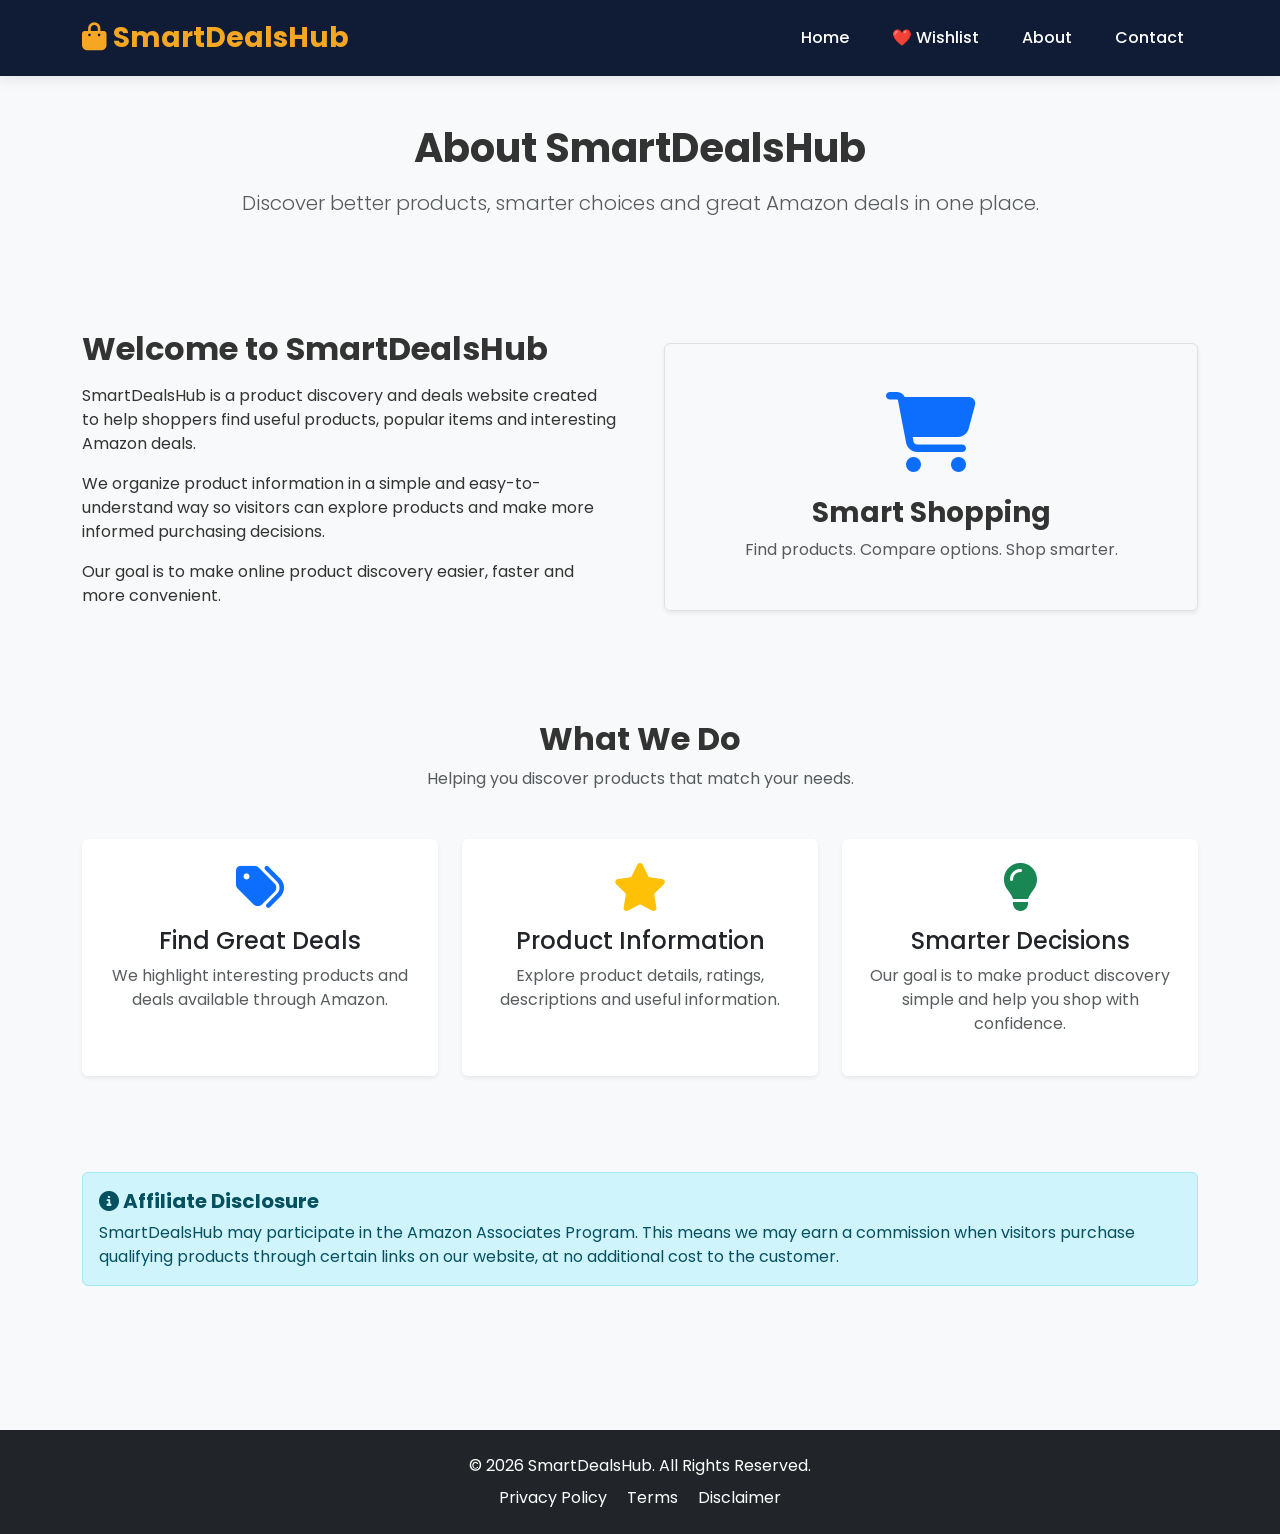
<file: about.html>
<!DOCTYPE html>
<html lang="en">

<head>

    <meta charset="UTF-8">

    <meta name="viewport"
        content="width=device-width, initial-scale=1.0">

    <title>About SmartDealsHub | Smart Shopping & Amazon Deals</title>

<meta name="description"
      content="Learn about SmartDealsHub, a product discovery website helping shoppers find useful products, Amazon deals, product information and smarter shopping choices.">

<meta name="robots" content="index, follow">

<link rel="canonical"
      href="https://qureshi2525.github.io/SmartDealsHub/about.html">
      
    <!-- Bootstrap -->

    <link href="https://cdn.jsdelivr.net/npm/bootstrap@5.3.7/dist/css/bootstrap.min.css"
        rel="stylesheet">

    <!-- Font Awesome -->

    <link rel="stylesheet"
        href="https://cdnjs.cloudflare.com/ajax/libs/font-awesome/6.7.2/css/all.min.css">

    <!-- Custom CSS -->

    <link rel="stylesheet"
        href="css/style.css">

</head>

<body>

<!-- ==============================
     NAVBAR
================================ -->

<nav class="navbar navbar-expand-lg navbar-dark bg-dark">

    <div class="container">

        <a class="navbar-brand fw-bold"
            href="index.html">

            <i class="fa-solid fa-bag-shopping"></i>
            SmartDealsHub

        </a>

        <button class="navbar-toggler"
            type="button"
            data-bs-toggle="collapse"
            data-bs-target="#navbarNav">

            <span class="navbar-toggler-icon"></span>

        </button>

        <div class="collapse navbar-collapse"
            id="navbarNav">

            <ul class="navbar-nav ms-auto">

                <li class="nav-item">
                    <a class="nav-link"
                        href="index.html">
                        Home
                    </a>
                </li>

                <li class="nav-item">
                    <a class="nav-link"
                        href="wishlist.html">
                        ❤️ Wishlist
                    </a>
                </li>

                <li class="nav-item">
                    <a class="nav-link active"
                        href="about.html">
                        About
                    </a>
                </li>

                <li class="nav-item">
                    <a class="nav-link"
                        href="contact.html">
                        Contact
                    </a>
                </li>

            </ul>

        </div>

    </div>

</nav>


<!-- ==============================
     ABOUT HERO
================================ -->

<section class="py-5 bg-light">

    <div class="container text-center">

        <h1 class="fw-bold mb-3">
            About SmartDealsHub
        </h1>

        <p class="lead text-muted">
            Discover better products, smarter choices and
            great Amazon deals in one place.
        </p>

    </div>

</section>


<!-- ==============================
     ABOUT CONTENT
================================ -->

<section class="py-5">

    <div class="container">

        <div class="row align-items-center g-5">

            <div class="col-lg-6">

                <h2 class="fw-bold mb-3">
                    Welcome to SmartDealsHub
                </h2>

                <p>
                    SmartDealsHub is a product discovery and
                    deals website created to help shoppers find
                    useful products, popular items and interesting
                    Amazon deals.
                </p>

                <p>
                    We organize product information in a simple
                    and easy-to-understand way so visitors can
                    explore products and make more informed
                    purchasing decisions.
                </p>

                <p>
                    Our goal is to make online product discovery
                    easier, faster and more convenient.
                </p>

            </div>


            <div class="col-lg-6 text-center">

                <div class="p-5 border rounded shadow-sm">

                    <i class="fa-solid fa-cart-shopping fa-5x text-primary mb-4"></i>

                    <h3 class="fw-bold">
                        Smart Shopping
                    </h3>

                    <p class="text-muted mb-0">
                        Find products. Compare options.
                        Shop smarter.
                    </p>

                </div>

            </div>

        </div>

    </div>

</section>


<!-- ==============================
     WHAT WE DO
================================ -->

<section class="py-5 bg-light">

    <div class="container">

        <div class="text-center mb-5">

            <h2 class="fw-bold">
                What We Do
            </h2>

            <p class="text-muted">
                Helping you discover products that match your needs.
            </p>

        </div>


        <div class="row g-4">

            <div class="col-md-4">

                <div class="card h-100 border-0 shadow-sm p-4 text-center">

                    <i class="fa-solid fa-tags fa-3x text-primary mb-3"></i>

                    <h4>
                        Find Great Deals
                    </h4>

                    <p class="text-muted">
                        We highlight interesting products and
                        deals available through Amazon.
                    </p>

                </div>

            </div>


            <div class="col-md-4">

                <div class="card h-100 border-0 shadow-sm p-4 text-center">

                    <i class="fa-solid fa-star fa-3x text-warning mb-3"></i>

                    <h4>
                        Product Information
                    </h4>

                    <p class="text-muted">
                        Explore product details, ratings,
                        descriptions and useful information.
                    </p>

                </div>

            </div>


            <div class="col-md-4">

                <div class="card h-100 border-0 shadow-sm p-4 text-center">

                    <i class="fa-solid fa-lightbulb fa-3x text-success mb-3"></i>

                    <h4>
                        Smarter Decisions
                    </h4>

                    <p class="text-muted">
                        Our goal is to make product discovery
                        simple and help you shop with confidence.
                    </p>

                </div>

            </div>

        </div>

    </div>

</section>


<!-- ==============================
     AMAZON DISCLOSURE
================================ -->

<section class="py-5">

    <div class="container">

        <div class="alert alert-info">

            <h5 class="fw-bold">
                <i class="fa-solid fa-circle-info"></i>
                Affiliate Disclosure
            </h5>

            <p class="mb-0">
                SmartDealsHub may participate in the Amazon
                Associates Program. This means we may earn a
                commission when visitors purchase qualifying
                products through certain links on our website,
                at no additional cost to the customer.
            </p>

        </div>

    </div>

</section>


<!-- ==============================
     FOOTER
================================ -->

<footer class="bg-dark text-white py-4">

    <div class="container text-center">

        <p class="mb-2">
            © 2026 SmartDealsHub. All Rights Reserved.
        </p>

        <div>

            <a href="privacy.html"
                class="text-white text-decoration-none me-3">
                Privacy Policy
            </a>

            <a href="terms.html"
                class="text-white text-decoration-none me-3">
                Terms
            </a>

            <a href="disclaimer.html"
                class="text-white text-decoration-none">
                Disclaimer
            </a>

        </div>

    </div>

</footer>


<!-- Bootstrap JS -->

<script src="https://cdn.jsdelivr.net/npm/bootstrap@5.3.7/dist/js/bootstrap.bundle.min.js"></script>

</body>

</html>
</file>
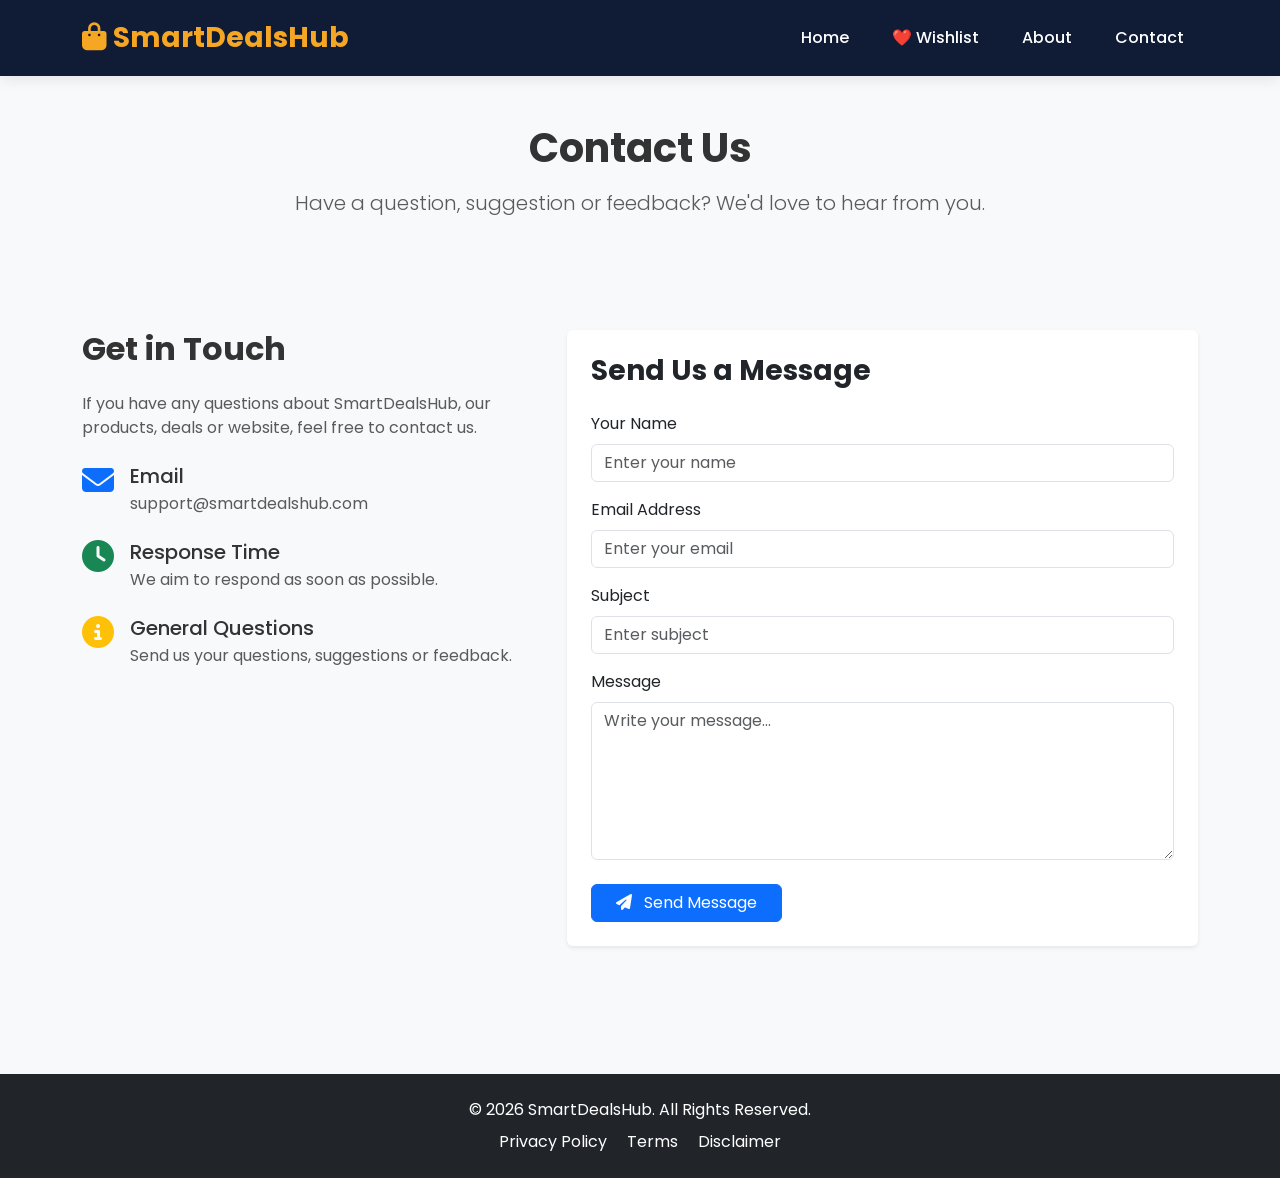
<file: contact.html>
<!DOCTYPE html>
<html lang="en">

<head>

    <meta charset="UTF-8">

    <meta name="viewport" content="width=device-width, initial-scale=1.0">

    <title>Contact SmartDealsHub | Questions, Feedback & Support</title>

<meta name="description"
      content="Contact SmartDealsHub for questions, feedback, suggestions, or support about products, deals, reviews, and shopping guides.">

<meta name="keywords"
      content="SmartDealsHub contact, Amazon deals support, product questions, shopping feedback">

<meta name="robots" content="index, follow">

<link rel="canonical"
      href="https://qureshi2525.github.io/SmartDealsHub/contact.html">
    <meta name="robots" content="index, follow">

    <meta name="author" content="SmartDealsHub">

    <link rel="canonical"
        href="https://qureshi2525.github.io/SmartDealsHub/contact.html">

    <!-- Bootstrap -->
    <link href="https://cdn.jsdelivr.net/npm/bootstrap@5.3.7/dist/css/bootstrap.min.css"
        rel="stylesheet">

    <!-- Font Awesome -->
    <link rel="stylesheet"
        href="https://cdnjs.cloudflare.com/ajax/libs/font-awesome/6.7.2/css/all.min.css">

    <!-- Custom CSS -->
    <link rel="stylesheet"
        href="css/style.css">

        <!-- Open Graph -->
<meta property="og:title"
      content="Contact SmartDealsHub | Questions, Feedback & Support">

<meta property="og:description"
      content="Have a question or feedback? Contact SmartDealsHub for product and shopping-related inquiries.">

<meta property="og:url"
      content="https://qureshi2525.github.io/SmartDealsHub/contact.html">

<meta property="og:type" content="website">

<meta property="og:site_name" content="SmartDealsHub">

</head>

<body>

<!-- ==============================
     NAVBAR
================================ -->

<nav class="navbar navbar-expand-lg navbar-dark bg-dark">

    <div class="container">

        <a class="navbar-brand fw-bold"
            href="index.html">

            <i class="fa-solid fa-bag-shopping"></i>
            SmartDealsHub

        </a>

        <button class="navbar-toggler"
            type="button"
            data-bs-toggle="collapse"
            data-bs-target="#navbarNav">

            <span class="navbar-toggler-icon"></span>

        </button>

        <div class="collapse navbar-collapse"
            id="navbarNav">

            <ul class="navbar-nav ms-auto">

                <li class="nav-item">
                    <a class="nav-link"
                        href="index.html">
                        Home
                    </a>
                </li>

                <li class="nav-item">
                    <a class="nav-link"
                        href="wishlist.html">
                        ❤️ Wishlist
                    </a>
                </li>

                <li class="nav-item">
                    <a class="nav-link"
                        href="about.html">
                        About
                    </a>
                </li>

                <li class="nav-item">
                    <a class="nav-link active"
                        href="contact.html">
                        Contact
                    </a>
                </li>

            </ul>

        </div>

    </div>

</nav>


<!-- ==============================
     CONTACT HERO
================================ -->

<section class="py-5 bg-light">

    <div class="container text-center">

        <h1 class="fw-bold mb-3">
            Contact Us
        </h1>

        <p class="lead text-muted">
            Have a question, suggestion or feedback?
            We'd love to hear from you.
        </p>

    </div>

</section>


<!-- ==============================
     CONTACT SECTION
================================ -->

<section class="py-5">

    <div class="container">

        <div class="row g-5">

            <!-- Contact Information -->

            <div class="col-lg-5">

                <h2 class="fw-bold mb-4">
                    Get in Touch
                </h2>

                <p class="text-muted">
                    If you have any questions about SmartDealsHub,
                    our products, deals or website, feel free to
                    contact us.
                </p>


                <div class="mt-4">

                    <div class="d-flex align-items-start mb-4">

                        <div class="me-3">

                            <i class="fa-solid fa-envelope fa-2x text-primary"></i>

                        </div>

                        <div>

                            <h5 class="mb-1">
                                Email
                            </h5>

                            <p class="text-muted mb-0">
                                support@smartdealshub.com
                            </p>

                        </div>

                    </div>


                    <div class="d-flex align-items-start mb-4">

                        <div class="me-3">

                            <i class="fa-solid fa-clock fa-2x text-success"></i>

                        </div>

                        <div>

                            <h5 class="mb-1">
                                Response Time
                            </h5>

                            <p class="text-muted mb-0">
                                We aim to respond as soon as possible.
                            </p>

                        </div>

                    </div>


                    <div class="d-flex align-items-start">

                        <div class="me-3">

                            <i class="fa-solid fa-circle-info fa-2x text-warning"></i>

                        </div>

                        <div>

                            <h5 class="mb-1">
                                General Questions
                            </h5>

                            <p class="text-muted mb-0">
                                Send us your questions, suggestions
                                or feedback.
                            </p>

                        </div>

                    </div>

                </div>

            </div>


            <!-- Contact Form -->

            <div class="col-lg-7">

                <div class="card border-0 shadow-sm p-4">

                    <h3 class="fw-bold mb-4">
                        Send Us a Message
                    </h3>

                    <form action="mailto:support@smartdealshub.com"
                        method="post"
                        enctype="text/plain">

                        <div class="mb-3">

                            <label for="name"
                                class="form-label">
                                Your Name
                            </label>

                            <input type="text"
                                class="form-control"
                                id="name"
                                name="Name"
                                placeholder="Enter your name"
                                required>

                        </div>


                        <div class="mb-3">

                            <label for="email"
                                class="form-label">
                                Email Address
                            </label>

                            <input type="email"
                                class="form-control"
                                id="email"
                                name="Email"
                                placeholder="Enter your email"
                                required>

                        </div>


                        <div class="mb-3">

                            <label for="subject"
                                class="form-label">
                                Subject
                            </label>

                            <input type="text"
                                class="form-control"
                                id="subject"
                                name="Subject"
                                placeholder="Enter subject"
                                required>

                        </div>


                        <div class="mb-4">

                            <label for="message"
                                class="form-label">
                                Message
                            </label>

                            <textarea
                                class="form-control"
                                id="message"
                                name="Message"
                                rows="6"
                                placeholder="Write your message..."
                                required></textarea>

                        </div>


                        <button type="submit"
                            class="btn btn-primary px-4">

                            <i class="fa-solid fa-paper-plane me-2"></i>

                            Send Message

                        </button>

                    </form>

                </div>

            </div>

        </div>

    </div>

</section>


<!-- ==============================
     FOOTER
================================ -->

<footer class="bg-dark text-white py-4">

    <div class="container text-center">

        <p class="mb-2">
            © 2026 SmartDealsHub. All Rights Reserved.
        </p>

        <div>

            <a href="privacy.html"
                class="text-white text-decoration-none me-3">
                Privacy Policy
            </a>

            <a href="terms.html"
                class="text-white text-decoration-none me-3">
                Terms
            </a>

            <a href="disclaimer.html"
                class="text-white text-decoration-none">
                Disclaimer
            </a>

        </div>

    </div>

</footer>


<!-- Bootstrap JS -->

<script src="https://cdn.jsdelivr.net/npm/bootstrap@5.3.7/dist/js/bootstrap.bundle.min.js"></script>

</body>

</html>
</file>
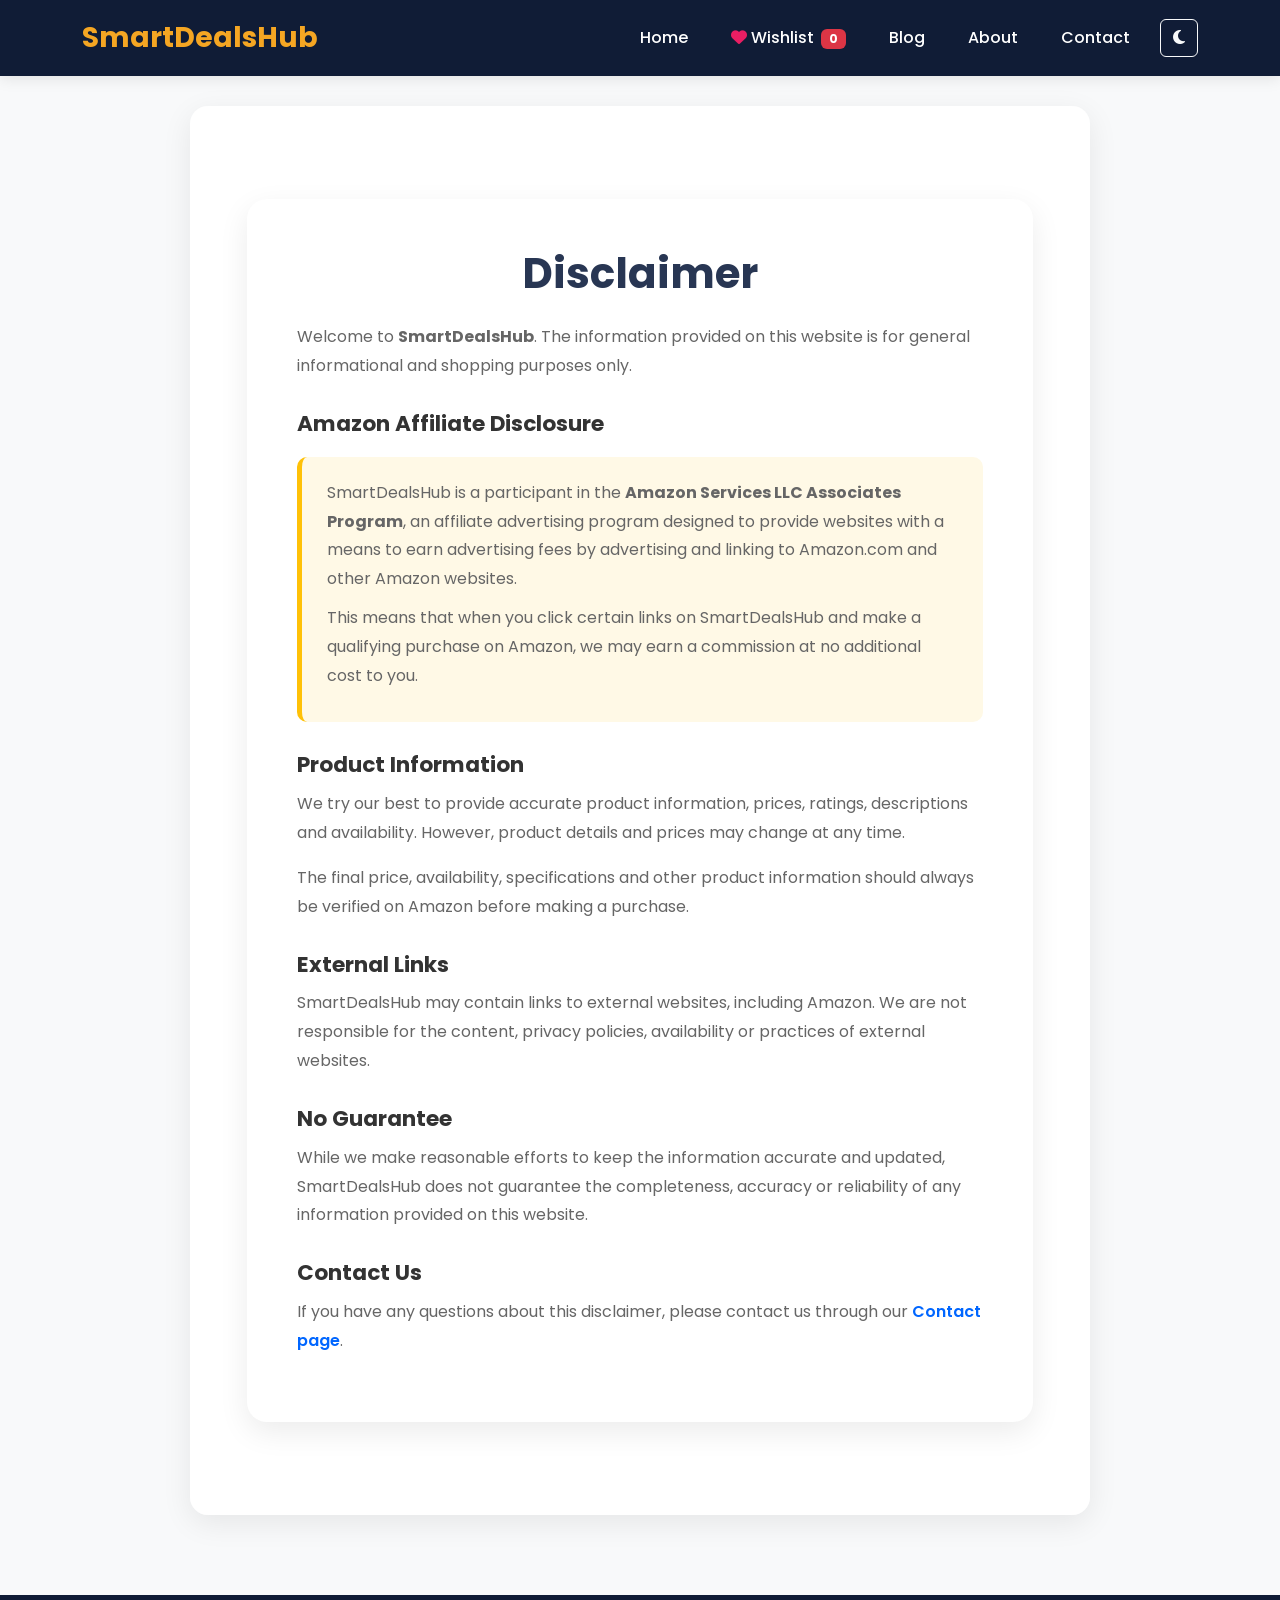
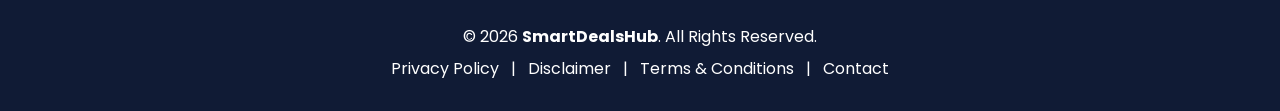
<file: disclaimer.html>
<!DOCTYPE html>
<html lang="en">
<head>
    <meta charset="UTF-8">
    <meta name="viewport" content="width=device-width, initial-scale=1.0">

    <title>Disclaimer | SmartDealsHub</title>

    <!-- Bootstrap -->
    <link
        href="https://cdn.jsdelivr.net/npm/bootstrap@5.3.3/dist/css/bootstrap.min.css"
        rel="stylesheet"
    >

    <!-- Font Awesome -->
    <link
        rel="stylesheet"
        href="https://cdnjs.cloudflare.com/ajax/libs/font-awesome/6.5.2/css/all.min.css"
    >

    <!-- Main CSS -->
    <link rel="stylesheet" href="css/style.css">
</head>

<body>

<!-- ================= NAVBAR ================= -->

<nav class="navbar navbar-expand-lg navbar-dark bg-dark">
    <div class="container">

        <a class="navbar-brand fw-bold" href="index.html">
            SmartDealsHub
        </a>

        <button
            class="navbar-toggler"
            type="button"
            data-bs-toggle="collapse"
            data-bs-target="#mainNavbar"
        >
            <span class="navbar-toggler-icon"></span>
        </button>

        <div class="collapse navbar-collapse" id="mainNavbar">

            <ul class="navbar-nav ms-auto align-items-lg-center">

                <li class="nav-item">
                    <a class="nav-link" href="index.html">
                        Home
                    </a>
                </li>

                <li class="nav-item">
                    <a class="nav-link" href="wishlist.html">
                        <i class="fa-solid fa-heart text-danger"></i>
                        Wishlist
                        <span id="wishlistCount" class="badge bg-danger">0</span>
                    </a>
                </li>

                <li class="nav-item">
                    <a class="nav-link" href="blog/">
                        Blog
                    </a>
                </li>

                <li class="nav-item">
                    <a class="nav-link" href="about.html">
                        About
                    </a>
                </li>

                <li class="nav-item">
                    <a class="nav-link" href="contact.html">
                        Contact
                    </a>
                </li>

                <li class="nav-item ms-lg-3">
                    <button
                        id="darkModeToggle"
                        class="btn btn-outline-light"
                        type="button"
                    >
                        <i class="fa-solid fa-moon"></i>
                    </button>
                </li>

            </ul>

        </div>
    </div>
</nav>


<!-- ================= DISCLAIMER ================= -->

<main class="legal-page">

    <div class="container py-5">

        <div class="legal-card">

            <h1 class="text-center mb-4">
                Disclaimer
            </h1>

            <p>
                Welcome to <strong>SmartDealsHub</strong>.
                The information provided on this website is for general
                informational and shopping purposes only.
            </p>


            <!-- Amazon Disclosure -->

            <h2>
                Amazon Affiliate Disclosure
            </h2>

            <div class="affiliate-box">

                <p>
                    SmartDealsHub is a participant in the
                    <strong>Amazon Services LLC Associates Program</strong>,
                    an affiliate advertising program designed to provide
                    websites with a means to earn advertising fees by
                    advertising and linking to Amazon.com and other Amazon
                    websites.
                </p>

                <p>
                    This means that when you click certain links on
                    SmartDealsHub and make a qualifying purchase on Amazon,
                    we may earn a commission at no additional cost to you.
                </p>

            </div>


            <!-- Product Information -->

            <h2>
                Product Information
            </h2>

            <p>
                We try our best to provide accurate product information,
                prices, ratings, descriptions and availability.
                However, product details and prices may change at any time.
            </p>

            <p>
                The final price, availability, specifications and other
                product information should always be verified on Amazon
                before making a purchase.
            </p>


            <!-- External Links -->

            <h2>
                External Links
            </h2>

            <p>
                SmartDealsHub may contain links to external websites,
                including Amazon. We are not responsible for the content,
                privacy policies, availability or practices of external
                websites.
            </p>


            <!-- No Guarantee -->

            <h2>
                No Guarantee
            </h2>

            <p>
                While we make reasonable efforts to keep the information
                accurate and updated, SmartDealsHub does not guarantee the
                completeness, accuracy or reliability of any information
                provided on this website.
            </p>


            <!-- Contact -->

            <h2>
                Contact Us
            </h2>

            <p>
                If you have any questions about this disclaimer, please
                contact us through our
                <a href="contact.html">Contact page</a>.
            </p>

        </div>

    </div>

</main>


<!-- ================= FOOTER ================= -->

<footer class="site-footer">

    <div class="container text-center">

        <p class="mb-2">
            © 2026 <strong>SmartDealsHub</strong>. All Rights Reserved.
        </p>

        <div class="footer-links">

            <a href="privacy.html">Privacy Policy</a>

            <span>|</span>

            <a href="disclaimer.html">Disclaimer</a>

            <span>|</span>
            <div class="footer-links">

        <a href="terms.html">Terms & Conditions</a>

    <span>|</span>

            <a href="contact.html">Contact</a>

        </div>

    </div>

</footer>



<!-- Bootstrap JS -->
<script
    src="https://cdn.jsdelivr.net/npm/bootstrap@5.3.3/dist/js/bootstrap.bundle.min.js">
</script>

<!-- Dark Mode -->
<script src="js/darkmode.js"></script>

<!-- Wishlist -->
<script src="js/wishlist.js"></script>

</body>
</html>
</file>
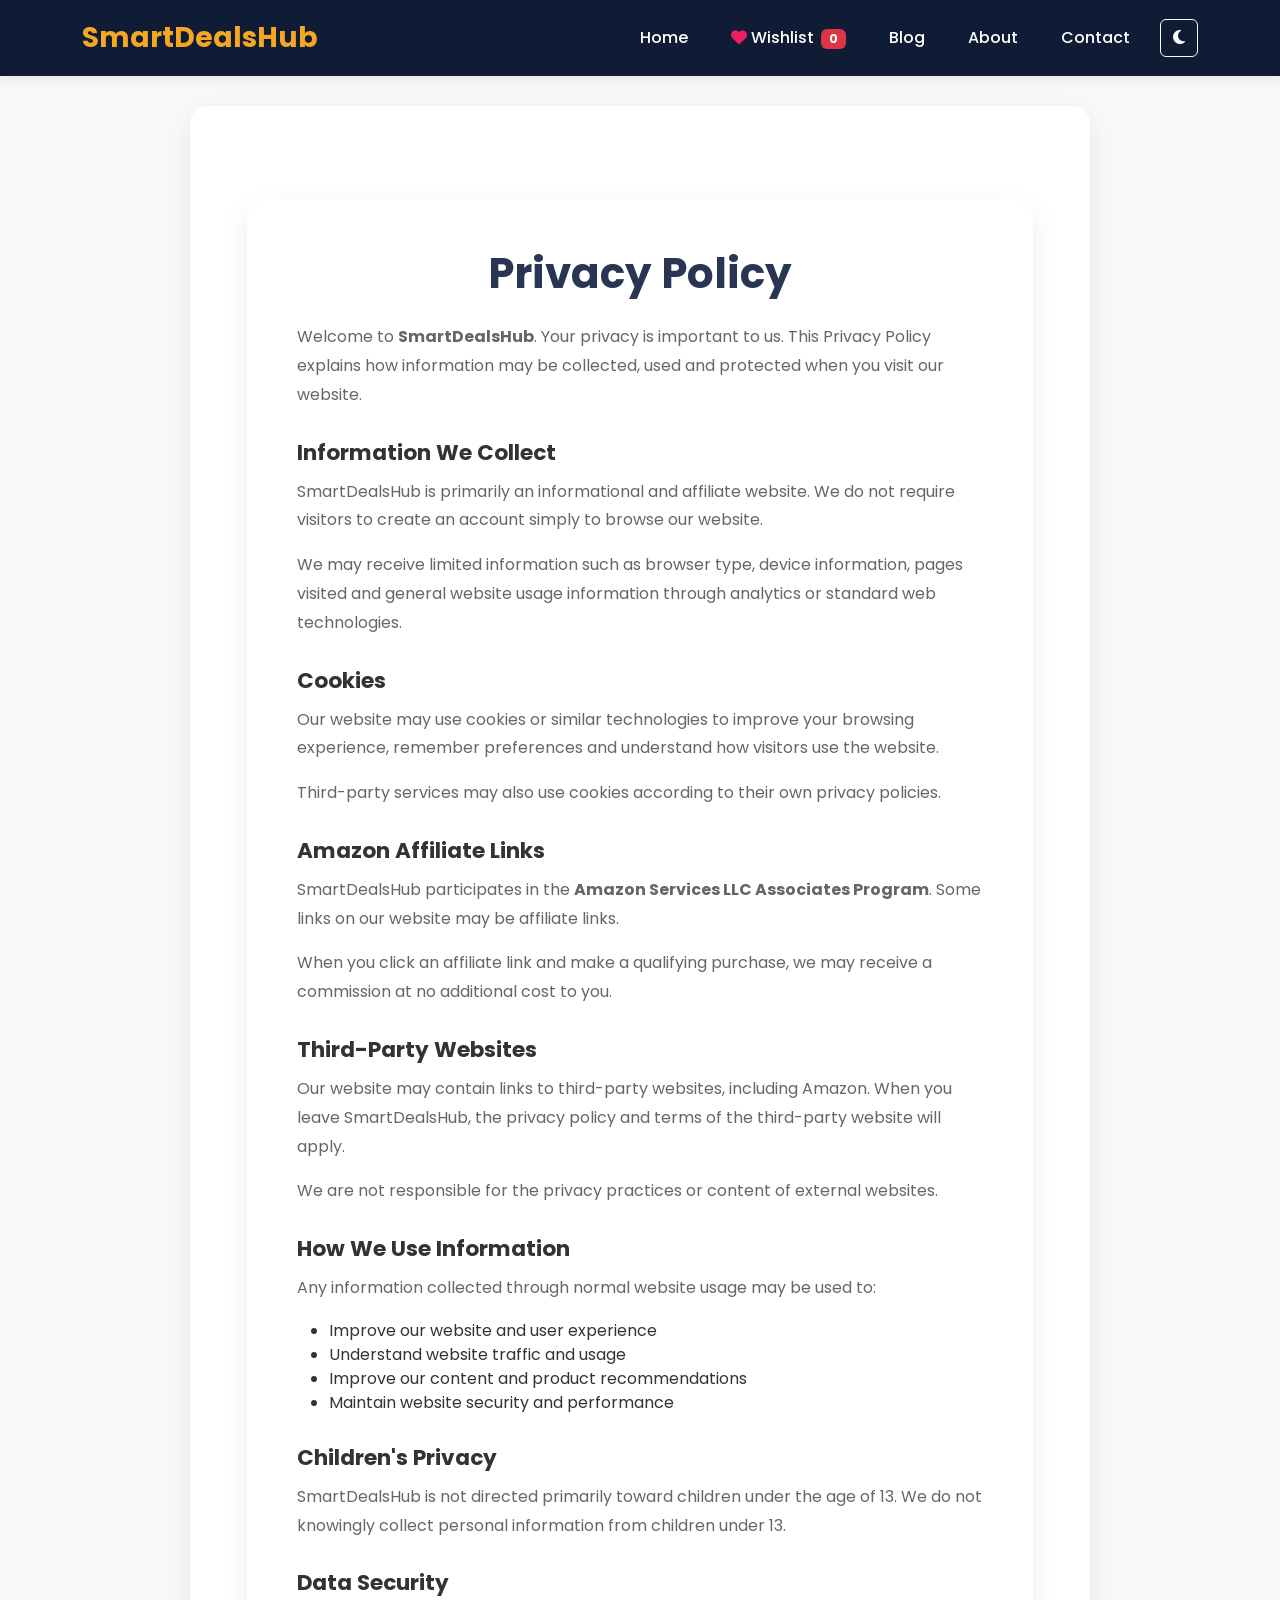
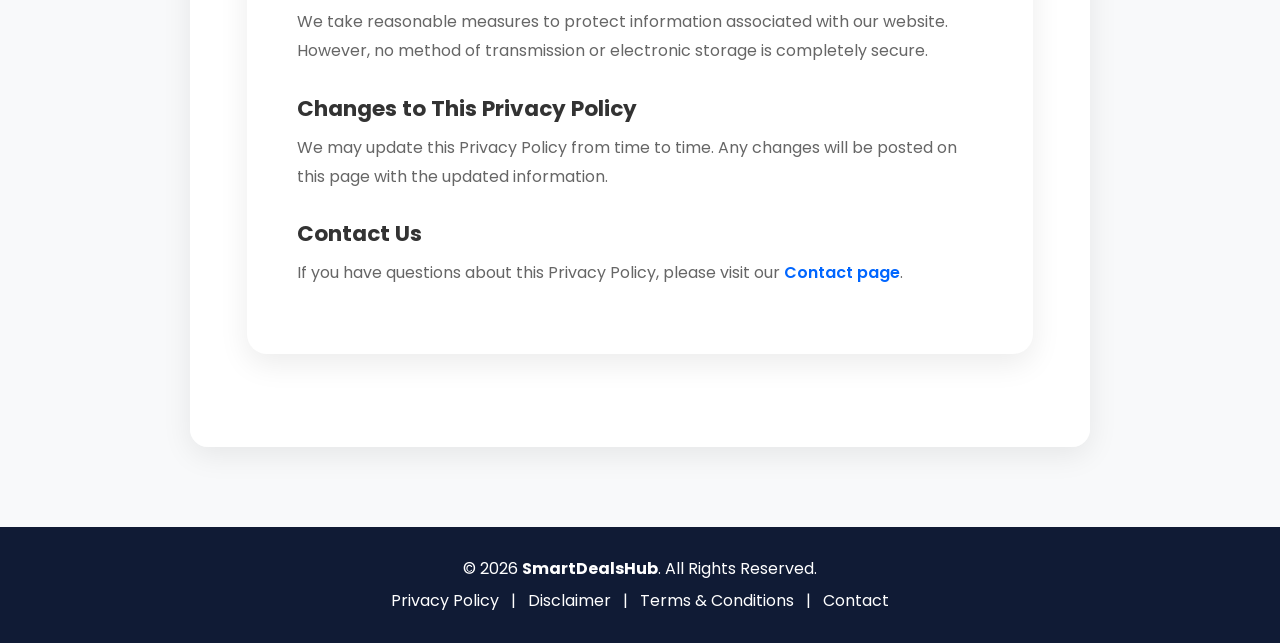
<file: privacy.html>
<!DOCTYPE html>
<html lang="en">
<head>
    <meta charset="UTF-8">
    <meta name="viewport" content="width=device-width, initial-scale=1.0">

    <title>Privacy Policy | SmartDealsHub</title>

    <!-- Bootstrap -->
    <link
        href="https://cdn.jsdelivr.net/npm/bootstrap@5.3.3/dist/css/bootstrap.min.css"
        rel="stylesheet"
    >

    <!-- Font Awesome -->
    <link
        rel="stylesheet"
        href="https://cdnjs.cloudflare.com/ajax/libs/font-awesome/6.5.2/css/all.min.css"
    >

    <!-- Main CSS -->
    <link rel="stylesheet" href="css/style.css">
</head>

<body>

<!-- ================= NAVBAR ================= -->

<nav class="navbar navbar-expand-lg navbar-dark bg-dark">
    <div class="container">

        <a class="navbar-brand fw-bold" href="index.html">
            SmartDealsHub
        </a>

        <button
            class="navbar-toggler"
            type="button"
            data-bs-toggle="collapse"
            data-bs-target="#mainNavbar"
        >
            <span class="navbar-toggler-icon"></span>
        </button>

        <div class="collapse navbar-collapse" id="mainNavbar">

            <ul class="navbar-nav ms-auto align-items-lg-center">

                <li class="nav-item">
                    <a class="nav-link" href="index.html">Home</a>
                </li>

                <li class="nav-item">
                    <a class="nav-link" href="wishlist.html">
                        <i class="fa-solid fa-heart text-danger"></i>
                        Wishlist
                        <span id="wishlistCount" class="badge bg-danger">0</span>
                    </a>
                </li>

                <li class="nav-item">
                    <a class="nav-link" href="blog/">
                        Blog
                    </a>
                </li>

                <li class="nav-item">
                    <a class="nav-link" href="about.html">About</a>
                </li>

                <li class="nav-item">
                    <a class="nav-link" href="contact.html">Contact</a>
                </li>

                <li class="nav-item ms-lg-3">
                    <button
                        id="darkModeToggle"
                        class="btn btn-outline-light"
                        type="button"
                    >
                        <i class="fa-solid fa-moon"></i>
                    </button>
                </li>

            </ul>

        </div>
    </div>
</nav>


<!-- ================= PRIVACY POLICY ================= -->

<main class="legal-page">

    <div class="container py-5">

        <div class="legal-card">

            <h1 class="text-center mb-4">
                Privacy Policy
            </h1>

            <p>
                Welcome to <strong>SmartDealsHub</strong>.
                Your privacy is important to us. This Privacy Policy explains
                how information may be collected, used and protected when you
                visit our website.
            </p>


            <h2>
                Information We Collect
            </h2>

            <p>
                SmartDealsHub is primarily an informational and affiliate
                website. We do not require visitors to create an account
                simply to browse our website.
            </p>

            <p>
                We may receive limited information such as browser type,
                device information, pages visited and general website usage
                information through analytics or standard web technologies.
            </p>


            <h2>
                Cookies
            </h2>

            <p>
                Our website may use cookies or similar technologies to improve
                your browsing experience, remember preferences and understand
                how visitors use the website.
            </p>

            <p>
                Third-party services may also use cookies according to their
                own privacy policies.
            </p>


            <h2>
                Amazon Affiliate Links
            </h2>

            <p>
                SmartDealsHub participates in the
                <strong>Amazon Services LLC Associates Program</strong>.
                Some links on our website may be affiliate links.
            </p>

            <p>
                When you click an affiliate link and make a qualifying purchase,
                we may receive a commission at no additional cost to you.
            </p>


            <h2>
                Third-Party Websites
            </h2>

            <p>
                Our website may contain links to third-party websites,
                including Amazon. When you leave SmartDealsHub, the privacy
                policy and terms of the third-party website will apply.
            </p>

            <p>
                We are not responsible for the privacy practices or content
                of external websites.
            </p>


            <h2>
                How We Use Information
            </h2>

            <p>
                Any information collected through normal website usage may be
                used to:
            </p>

            <ul>
                <li>Improve our website and user experience</li>
                <li>Understand website traffic and usage</li>
                <li>Improve our content and product recommendations</li>
                <li>Maintain website security and performance</li>
            </ul>


            <h2>
                Children's Privacy
            </h2>

            <p>
                SmartDealsHub is not directed primarily toward children under
                the age of 13. We do not knowingly collect personal information
                from children under 13.
            </p>


            <h2>
                Data Security
            </h2>

            <p>
                We take reasonable measures to protect information associated
                with our website. However, no method of transmission or
                electronic storage is completely secure.
            </p>


            <h2>
                Changes to This Privacy Policy
            </h2>

            <p>
                We may update this Privacy Policy from time to time.
                Any changes will be posted on this page with the updated
                information.
            </p>


            <h2>
                Contact Us
            </h2>

            <p>
                If you have questions about this Privacy Policy, please visit
                our <a href="contact.html">Contact page</a>.
            </p>

        </div>

    </div>

</main>


<!-- ================= FOOTER ================= -->

<footer class="site-footer">

    <div class="container text-center">

        <p class="mb-2">
            © 2026 <strong>SmartDealsHub</strong>. All Rights Reserved.
        </p>

        <div class="footer-links">

            <a href="privacy.html">Privacy Policy</a>

            <span>|</span>

            <a href="disclaimer.html">Disclaimer</a>

            <span>|</span>
            <div class="footer-links">

        <a href="terms.html">Terms & Conditions</a>

    <span>|</span>

            <a href="contact.html">Contact</a>

        </div>

    </div>

</footer>


<!-- Bootstrap JS -->
<script
    src="https://cdn.jsdelivr.net/npm/bootstrap@5.3.3/dist/js/bootstrap.bundle.min.js">
</script>

<!-- Dark Mode -->
<script src="js/darkmode.js"></script>

<!-- Wishlist -->
<script src="js/wishlist.js"></script>

</body>
</html>
</file>
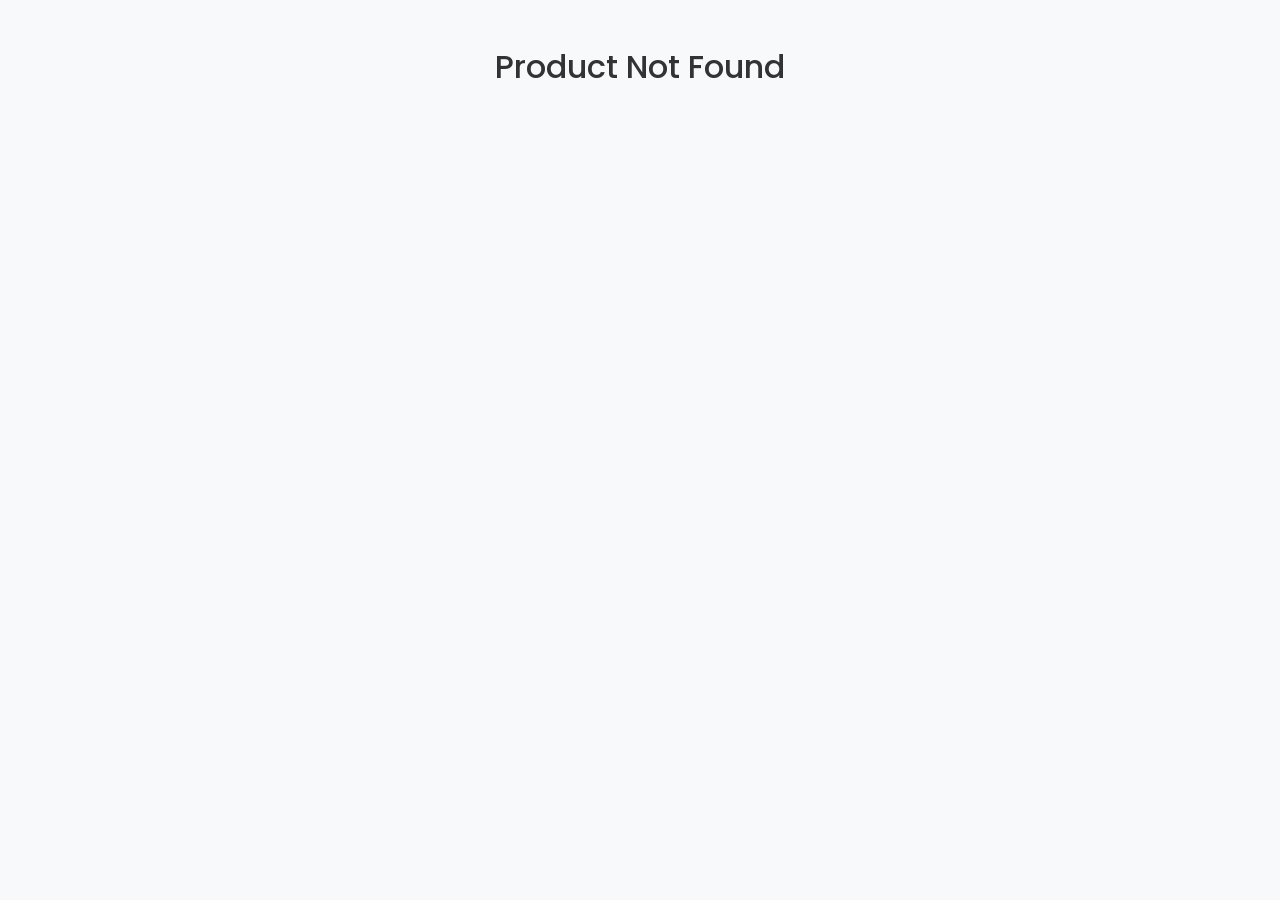
<file: product.html>
<!DOCTYPE html>
<html lang="en">
   <head>

<meta charset="UTF-8">
<meta name="viewport" content="width=device-width, initial-scale=1.0">
 <script id="productSchema" type="application/ld+json">
</script>


<title>Product Details | SmartDealsHub</title>

<link href="https://cdn.jsdelivr.net/npm/bootstrap@5.3.7/dist/css/bootstrap.min.css" rel="stylesheet">

<link rel="stylesheet" href="css/style.css">

<link rel="stylesheet"
href="https://cdnjs.cloudflare.com/ajax/libs/font-awesome/6.7.2/css/all.min.css">

</head>

<body>

<!-- ================= NAVBAR ================= -->

<nav class="navbar navbar-expand-lg navbar-dark">
    <div class="container">

        <a class="navbar-brand fw-bold" href="index.html">
            SmartDealsHub
        </a>

        <button class="navbar-toggler"
                type="button"
                data-bs-toggle="collapse"
                data-bs-target="#mainNavbar">
            <span class="navbar-toggler-icon"></span>
        </button>

        <div class="collapse navbar-collapse" id="mainNavbar">

            <ul class="navbar-nav ms-auto align-items-lg-center">

                <li class="nav-item">
                    <a class="nav-link" href="index.html">
                        Home
                    </a>
                </li>

                <li class="nav-item">
                    <a class="nav-link" href="wishlist.html">
                        <i class="fa-solid fa-heart text-danger"></i>
                        Wishlist
                        <span id="wishlistCount"
                              class="badge bg-danger">0</span>
                    </a>
                </li>

                <li class="nav-item">
                    <a class="nav-link" href="blog/">
                        Blog
                    </a>
                </li>

                <li class="nav-item">
                    <a class="nav-link" href="about.html">
                        About
                    </a>
                </li>

                <li class="nav-item">
                    <a class="nav-link" href="contact.html">
                        Contact
                    </a>
                </li>

                <li class="nav-item ms-lg-3">
                    <button id="darkModeToggle"
                            class="btn btn-outline-light">
                        <i class="fa-solid fa-moon"></i>
                    </button>
                </li>

            </ul>

        </div>
    </div>
</nav>
<main class="container py-5">
<div class="container py-5">

<div class="row">
    <div class="col-md-6">
    <img id="productImage" class="img-fluid rounded shadow" alt="Product Image">
</div>

<div class="col-md-6">

    <span id="productBadge" class="badge bg-danger mb-2"></span>

    <h2 id="productTitle"></h2>

    <p class="text-muted">
        Brand:
        <span id="productBrand"></span>
    </p>

    <h3 class="text-primary" id="productPrice"></h3>

    <p id="productDescription"></p>

    <div class="mb-3">
        ⭐⭐⭐⭐⭐
        <span id="productRating"></span>
    </div>

    <a id="buyButton"
       target="_blank"
       class="btn btn-warning btn-lg">
       <i class="fa-brands fa-amazon"></i>
       Buy on Amazon
    </a>
    <div class="mt-3">

<h5>Share this Product</h5>

<div class="mt-3">
    <button class="btn btn-success me-2"
            onclick="shareWhatsApp()">
        <i class="fa-brands fa-whatsapp"></i>
        WhatsApp
    </button>

    <button class="btn btn-primary me-2"
            onclick="shareFacebook()">
        <i class="fa-brands fa-facebook"></i>
        Facebook
    </button>

    <button class="btn btn-dark me-2"
            onclick="shareX()">
        <i class="fa-brands fa-x-twitter"></i>
        X
    </button>

    <button class="btn btn-secondary"
            onclick="copyProductLink()">
        <i class="fa-solid fa-link"></i>
        Copy Link
    </button>
</div>
<a id="pinterestBtn"
   target="_blank"
   class="btn btn-danger btn-lg mt-2">
   <i class="fa-brands fa-pinterest"></i>
   Save to Pinterest
</a>
    <a href="index.html" class="btn btn-outline-secondary btn-lg ms-2">
        Back
    </a>

</div>

</div>

</div>
</main>
<!-- ================= FOOTER ================= -->

<footer class="site-footer">

    <div class="container text-center">

        <p class="mb-2">
            © 2026 <strong>SmartDealsHub</strong>. All Rights Reserved.
        </p>

        <div class="footer-links">

            <a href="privacy.html">Privacy Policy</a>

            <span>|</span>

            <a href="disclaimer.html">Disclaimer</a>

            <span>|</span>
            <div class="footer-links">

        <a href="terms.html">Terms & Conditions</a>

    <span>|</span>

            <a href="contact.html">Contact</a>

        </div>

    </div>

</footer>

<script src="js/product.js"></script>
<script>
function getShareUrl() {
    return window.location.href;
}

function shareWhatsApp() {
    const url = encodeURIComponent(getShareUrl());
    const text = encodeURIComponent("Check out this amazing deal on SmartDealsHub!");
    window.open(
        "https://wa.me/?text=" + text + "%20" + url,
        "_blank"
    );
}

function shareFacebook() {
    const url = encodeURIComponent(getShareUrl());
    window.open(
        "https://www.facebook.com/sharer/sharer.php?u=" + url,
        "_blank",
        "width=600,height=500"
    );
}

function shareX() {
    const url = encodeURIComponent(getShareUrl());
    const text = encodeURIComponent("Check out this amazing deal on SmartDealsHub!");
    window.open(
        "https://twitter.com/intent/tweet?text=" + text + "&url=" + url,
        "_blank",
        "width=600,height=500"
    );
}

function copyProductLink() {
    navigator.clipboard.writeText(getShareUrl())
        .then(() => {
            alert("Product link copied successfully!");
        })
        .catch(() => {
            alert("Unable to copy link.");
        });
}
</script>
<script src="https://cdn.jsdelivr.net/npm/bootstrap@5.3.3/dist/js/bootstrap.bundle.min.js"></script>

<script src="js/darkmode.js"></script>

<script src="js/wishlist.js"></script>
</body>
</html>
</file>
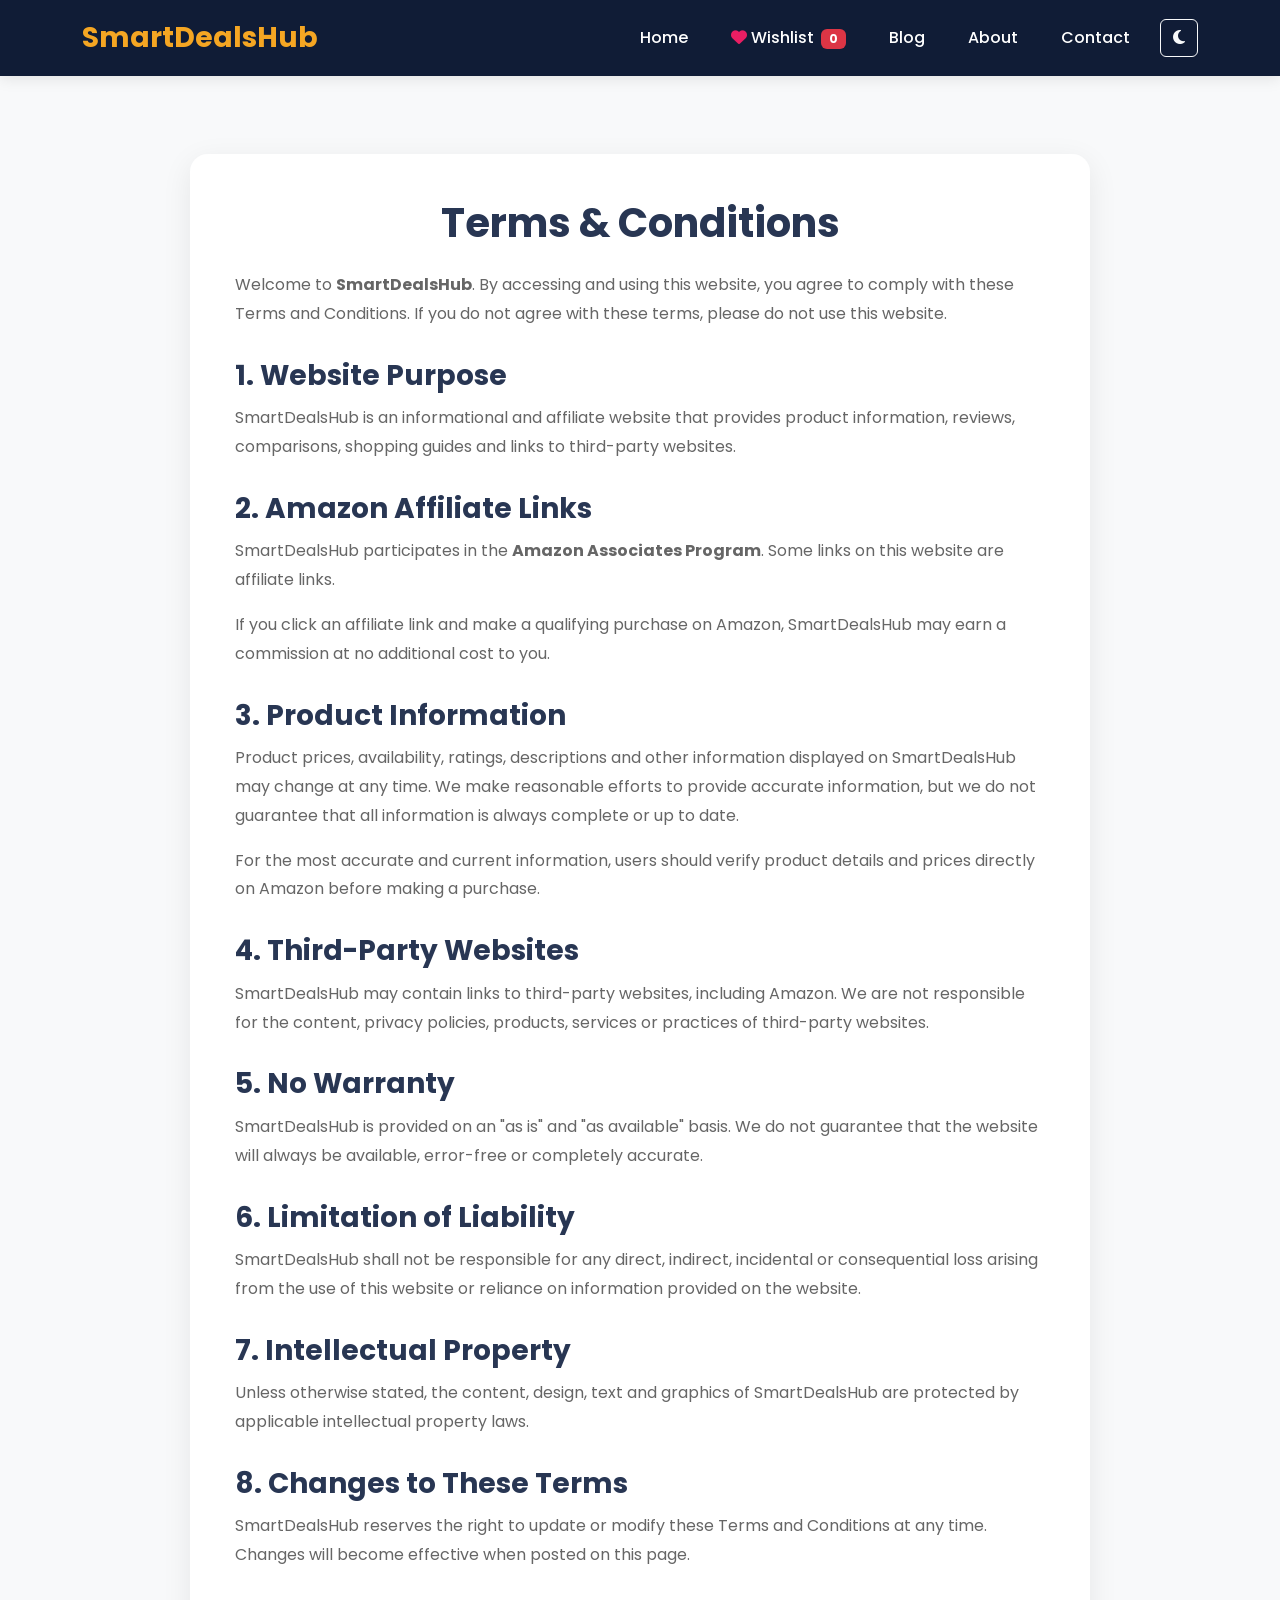
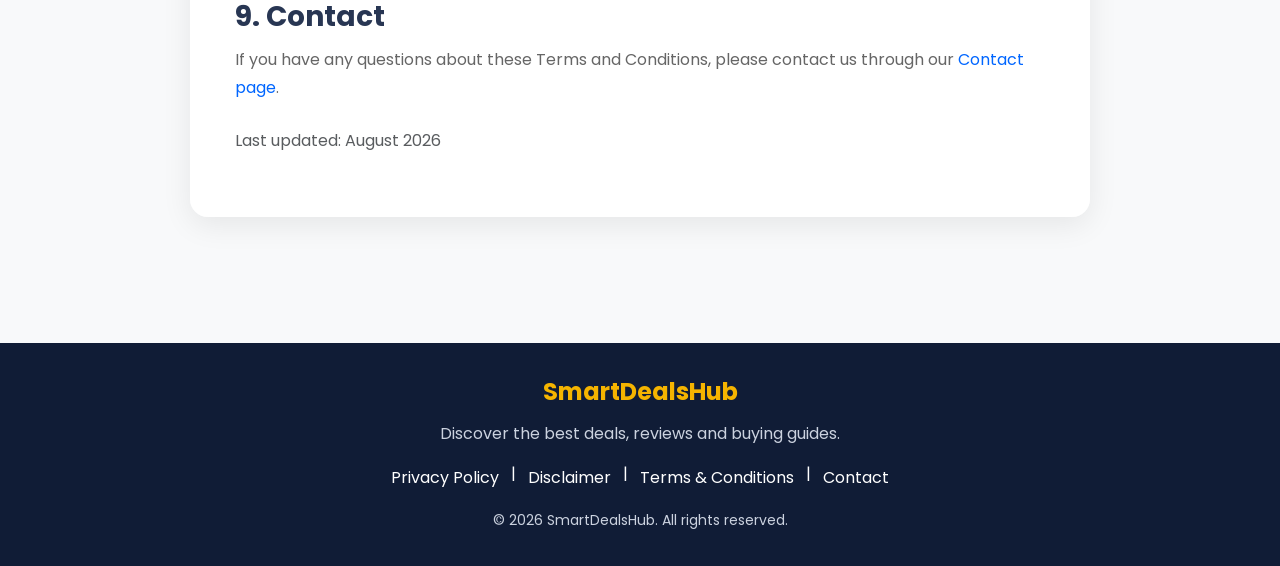
<file: terms.html>
<!DOCTYPE html>
<html lang="en">
<head>
    <meta charset="UTF-8">
    <meta name="viewport" content="width=device-width, initial-scale=1.0">

    <title>Terms & Conditions | SmartDealsHub</title>

    <meta name="description"
          content="Read the Terms and Conditions for using SmartDealsHub.">

    <link rel="stylesheet"
          href="https://cdn.jsdelivr.net/npm/bootstrap@5.3.3/dist/css/bootstrap.min.css">

    <link rel="stylesheet"
          href="https://cdnjs.cloudflare.com/ajax/libs/font-awesome/6.5.2/css/all.min.css">

    <link rel="stylesheet" href="css/style.css">
</head>

<body>

<!-- ================= NAVBAR ================= -->

<nav class="navbar navbar-expand-lg navbar-dark">
    <div class="container">

        <a class="navbar-brand fw-bold" href="index.html">
            SmartDealsHub
        </a>

        <button class="navbar-toggler"
                type="button"
                data-bs-toggle="collapse"
                data-bs-target="#mainNavbar">
            <span class="navbar-toggler-icon"></span>
        </button>

        <div class="collapse navbar-collapse" id="mainNavbar">

            <ul class="navbar-nav ms-auto align-items-lg-center">

                <li class="nav-item">
                    <a class="nav-link" href="index.html">
                        Home
                    </a>
                </li>

                <li class="nav-item">
                    <a class="nav-link" href="wishlist.html">
                        <i class="fa-solid fa-heart text-danger"></i>
                        Wishlist
                        <span id="wishlistCount"
                              class="badge bg-danger">0</span>
                    </a>
                </li>

                <li class="nav-item">
                    <a class="nav-link" href="blog/">
                        Blog
                    </a>
                </li>

                <li class="nav-item">
                    <a class="nav-link" href="about.html">
                        About
                    </a>
                </li>

                <li class="nav-item">
                    <a class="nav-link" href="contact.html">
                        Contact
                    </a>
                </li>

                <li class="nav-item ms-lg-3">
                    <button id="darkModeToggle"
                            class="btn btn-outline-light">
                        <i class="fa-solid fa-moon"></i>
                    </button>
                </li>

            </ul>

        </div>
    </div>
</nav>


<!-- ================= TERMS CONTENT ================= -->

<main class="container py-5">

    <div class="legal-page">

        <h1 class="text-center mb-4">
            Terms & Conditions
        </h1>

        <p>
            Welcome to <strong>SmartDealsHub</strong>. By accessing and using
            this website, you agree to comply with these Terms and Conditions.
            If you do not agree with these terms, please do not use this website.
        </p>


        <h3>1. Website Purpose</h3>

        <p>
            SmartDealsHub is an informational and affiliate website that
            provides product information, reviews, comparisons, shopping
            guides and links to third-party websites.
        </p>


        <h3>2. Amazon Affiliate Links</h3>

        <p>
            SmartDealsHub participates in the
            <strong>Amazon Associates Program</strong>.
            Some links on this website are affiliate links.
        </p>

        <p>
            If you click an affiliate link and make a qualifying purchase
            on Amazon, SmartDealsHub may earn a commission at no additional
            cost to you.
        </p>


        <h3>3. Product Information</h3>

        <p>
            Product prices, availability, ratings, descriptions and other
            information displayed on SmartDealsHub may change at any time.
            We make reasonable efforts to provide accurate information,
            but we do not guarantee that all information is always
            complete or up to date.
        </p>

        <p>
            For the most accurate and current information, users should
            verify product details and prices directly on Amazon before
            making a purchase.
        </p>


        <h3>4. Third-Party Websites</h3>

        <p>
            SmartDealsHub may contain links to third-party websites,
            including Amazon. We are not responsible for the content,
            privacy policies, products, services or practices of
            third-party websites.
        </p>


        <h3>5. No Warranty</h3>

        <p>
            SmartDealsHub is provided on an "as is" and "as available"
            basis. We do not guarantee that the website will always be
            available, error-free or completely accurate.
        </p>


        <h3>6. Limitation of Liability</h3>

        <p>
            SmartDealsHub shall not be responsible for any direct,
            indirect, incidental or consequential loss arising from
            the use of this website or reliance on information provided
            on the website.
        </p>


        <h3>7. Intellectual Property</h3>

        <p>
            Unless otherwise stated, the content, design, text and
            graphics of SmartDealsHub are protected by applicable
            intellectual property laws.
        </p>


        <h3>8. Changes to These Terms</h3>

        <p>
            SmartDealsHub reserves the right to update or modify these
            Terms and Conditions at any time. Changes will become effective
            when posted on this page.
        </p>


        <h3>9. Contact</h3>

        <p>
            If you have any questions about these Terms and Conditions,
            please contact us through our
            <a href="contact.html">Contact page</a>.
        </p>


        <p class="mt-4 text-muted">
            Last updated: August 2026
        </p>

    </div>

</main>


<!-- ================= FOOTER ================= -->

<footer class="footer mt-5">

    <div class="container text-center">

        <h5>SmartDealsHub</h5>

        <p>
            Discover the best deals, reviews and buying guides.
        </p>

        <div class="footer-links mb-3">

            <a href="privacy.html">
                Privacy Policy
            </a>

            <span>|</span>

            <a href="disclaimer.html">
                Disclaimer
            </a>

            <span>|</span>

            <a href="terms.html">
                Terms & Conditions
            </a>

            <span>|</span>

            <a href="contact.html">
                Contact
            </a>

        </div>

        <p class="small mb-0">
            © 2026 SmartDealsHub. All rights reserved.
        </p>

    </div>

</footer>


<!-- ================= SCRIPTS ================= -->

<script src="https://cdn.jsdelivr.net/npm/bootstrap@5.3.3/dist/js/bootstrap.bundle.min.js"></script>

<script src="js/darkmode.js"></script>

<script src="js/wishlist.js"></script>

</body>
</html>
</file>
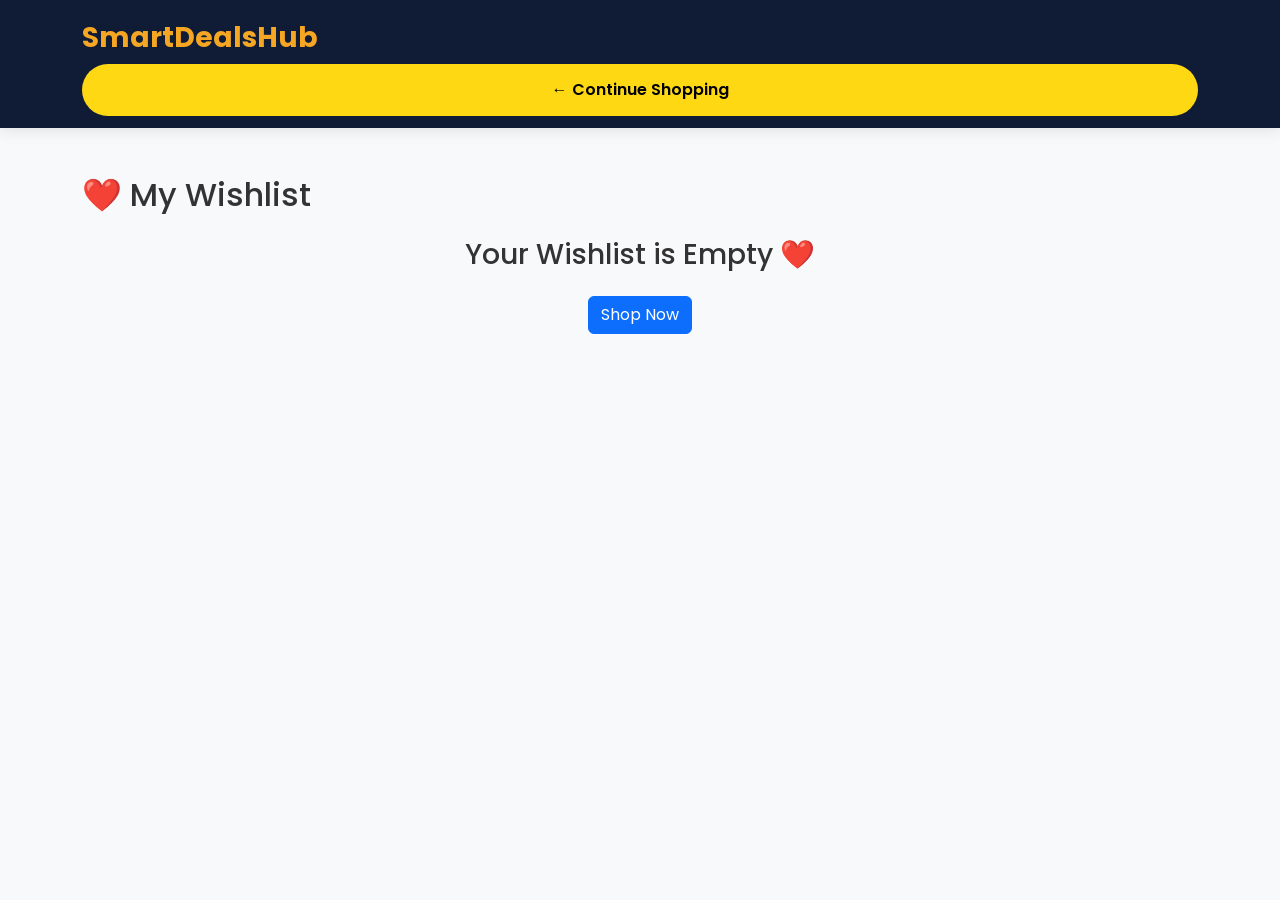
<file: wishlist.html>
<!DOCTYPE html>
<html lang="en">

<head>

<meta charset="UTF-8">
<meta name="viewport" content="width=device-width, initial-scale=1">

<title>My Wishlist | SmartDealsHub</title>

<link href="https://cdn.jsdelivr.net/npm/bootstrap@5.3.7/dist/css/bootstrap.min.css" rel="stylesheet">

<link rel="stylesheet" href="css/style.css">

<link rel="stylesheet"
href="https://cdnjs.cloudflare.com/ajax/libs/font-awesome/6.7.2/css/all.min.css">

</head>

<body>

<nav class="navbar navbar-dark bg-dark">

<div class="container">

<a href="index.html" class="navbar-brand">

SmartDealsHub

</a>

<a href="index.html" class="btn btn-warning">

← Continue Shopping

</a>

</div>

</nav>

<div class="container py-5">

<h2 class="mb-4">

❤️ My Wishlist

</h2>

<div class="row" id="wishlistProducts"></div>

</div>

<script src="js/wishlist.js"></script>

</body>

</html>
</file>
<file: css/style.css>
/* ====================================
   SmartDealsHub - Premium Style v1.0
==================================== */

/* Google Font */
@import url('https://fonts.googleapis.com/css2?family=Poppins:wght@300;400;500;600;700;800&display=swap');

*{
    margin:0;
    padding:0;
    box-sizing:border-box;
}

body{
    font-family:'Poppins',sans-serif;
    background:#f8f9fa;
    color:#333;
}

/* Navbar */

.navbar{
    box-shadow:0 2px 15px rgba(0,0,0,.1);
}

.navbar-brand{
    font-size:28px;
    font-weight:700;
    color:#ffc107 !important;
}

.nav-link{
    color:#fff !important;
    margin-left:15px;
    transition:.3s;
}

.nav-link:hover{
    color:#ffc107 !important;
}

/* Hero */

.hero{
    background:linear-gradient(135deg,#0d6efd,#4f46e5);
    color:white;
    padding:120px 0;
    text-align:center;
}

.hero h1{
    font-size:55px;
    font-weight:700;
}

.hero p{
    margin-top:20px;
    font-size:20px;
    opacity:.9;
}

.hero .form-control{
    border-radius:50px;
    padding:15px;
}

.hero .btn{
    border-radius:50px;
    font-weight:600;
}

/* Section Title */

.section-title{
    font-size:36px;
    font-weight:700;
    margin-bottom:50px;
}

/* Category Cards */

/* .card{
    border:none;
    border-radius:20px;
    transition:.35s;
    overflow:hidden;
}

.card:hover{
    transform:translateY(-10px);
    box-shadow:0 20px 40px rgba(0,0,0,.15);
}

.card-body{
    padding:40px;
}

.card i{
    transition:.3s;
}

.card:hover i{
    transform:scale(1.2);
}

.card h4{
    margin-top:15px;
    font-weight:600;
} */
/* ================================
   Categories Section
================================ */

.categories-section {
    background: #f8f9fa;
}

.category-card {
    display: block;
    text-align: center;
    text-decoration: none;
    color: inherit;
    background: white;
    padding: 30px 20px;
    border-radius: 18px;
    box-shadow: 0 5px 20px rgba(0,0,0,0.08);
    transition: 0.3s ease;
    height: 100%;
}

.category-card:hover {
    transform: translateY(-8px);
    box-shadow: 0 12px 30px rgba(0,0,0,0.15);
}

.category-icon {
    font-size: 55px;
    margin-bottom: 15px;
}

.category-card h4 {
    font-weight: 700;
    margin-bottom: 8px;
}

.category-card p {
    color: #777;
    margin-bottom: 0;
}
/* Featured Products */

.product-card{
    background:white;
    border-radius:20px;
    overflow:hidden;
    transition:.35s;
    box-shadow:0 10px 25px rgba(0,0,0,.08);
}

.product-card:hover{
    transform:translateY(-8px);
}

.product-img{
    width:100%;
    height:220px;
    object-fit:cover;
}

.product-content{
    padding:20px;
}

.price{
    color:#0d6efd;
    font-size:22px;
    font-weight:bold;
}

.btn-buy{
    width:100%;
    border-radius:50px;
}

/* Newsletter */

.newsletter{
    background:#0d6efd;
    color:white;
    padding:70px 0;
}

.newsletter input{
    border-radius:50px;
    padding:15px;
}

.newsletter button{
    border-radius:50px;
}

/* Footer */

footer{
    background:#111;
    color:white;
    padding:35px 0;
    margin-top:80px;
}

footer a{
    color:#ffc107;
    text-decoration:none;
}

footer a:hover{
    color:white;
}

/* Buttons */

.btn-warning{
       width:100%;
    border:none;
    border-radius:40px;
    padding:12px;
    font-weight:bold;
    background:#FFD814;
    transition:.3s;
}
.btn-warning:hover{
    background:#836c05;
    transform:translateY(-3px);
}

/* Scroll */

html{
    scroll-behavior:smooth;
}

/* Responsive */

@media(max-width:768px){

.hero{
padding:80px 20px;
}

.hero h1{
font-size:38px;
}

.hero p{
font-size:18px;
}

.section-title{
font-size:28px;
}

.navbar-brand{
font-size:24px;
}

}
.product-card{
    background:#fff;
    border-radius:20px;
    overflow:hidden;
    box-shadow:0 8px 25px rgba(0,0,0,.08);
    transition:.35s;
    margin-bottom:30px;
}

.product-card:hover{
    transform:translateY(-10px);
    box-shadow:0 20px 50px rgba(0,0,0,.15);
}

.product-card img{
    width:100%;
    height:240px;
    object-fit:cover;
    display:block
}
.product-img{
    width:100%;
    height:250px;
    object-fit:cover;
    border-radius:10px;
}

.product-card{
    border-radius:15px;
    overflow:hidden;
    transition:.3s;
}

.product-card:hover{
    transform:translateY(-8px);
}
.product-content{
    padding:20px;
}

.product-title{
    font-size:20px;
    font-weight:600;
}

.product-price{
    color:#0d6efd;
    font-size:22px;
    font-weight:bold;
}

.buy-btn{
    width:100%;
    border-radius:30px;
}
#searchInput{
    border-radius:50px;
    padding:16px 22px;
    font-size:18px;
    border:2px solid #0d6efd;
    box-shadow:0 8px 20px rgba(13,110,253,.15);
}

#searchInput:focus{
    border-color:#ffc107;
    box-shadow:0 0 0 .25rem rgba(255,193,7,.25);
}
/* Premium Product Card */

.product-card{
    position:relative;
    overflow:hidden;
}

.badge-sale{
    position:absolute;
    top:15px;
    left:15px;
    background:#dc3545;
    color:#fff;
    padding:6px 12px;
    border-radius:30px;
    font-size:13px;
    font-weight:600;
    z-index:2;
}

.wishlist{
    position:absolute;
    top:15px;
    right:15px;
    width:42px;
    height:42px;
    border-radius:50%;
    background:#fff;
    display:flex;
    align-items:center;
    justify-content:center;
    cursor:pointer;
    box-shadow:0 5px 15px rgba(0,0,0,.2);
    transition:.3s;
}

.wishlist:hover{
    background:#ff4d6d;
    color:#fff;
    transform:scale(1.1);
}

.rating{
    color:#ffc107;
    font-size:18px;
}

/* =====================
   Dark Mode
===================== */

.dark-mode{
    background:#121212;
    color:#ffffff;
}

.dark-mode .navbar{
    background:#000 !important;
}

.dark-mode .product-card{
    background:#1f1f1f;
    color:#fff;
}

.dark-mode .product-content{
    color:#fff;
}

.dark-mode .btn-primary{
    background:#0d6efd;
}

.dark-mode .btn-warning{
    color:#000;
}
.hero{
    padding:60px 0;
    background:#f8f9fa;
}

.hero-box{
    background:white;
    border-radius:20px;
    padding:50px;
    box-shadow:0 10px 25px rgba(0,0,0,.08);
}

.hero h1{
    font-size:48px;
    font-weight:700;
}

.hero p{
    font-size:20px;
    margin:20px 0;
}

.hero-img{
    max-height:420px;
}
.hero-box{
    background: linear-gradient(135deg,#809ef1,#33373b);
    border-radius: 24px;
    padding: 60px;
    box-shadow: 0 20px 50px rgba(0,0,0,.12);
    min-height: 450px;
    display: flex;
    align-items: center;
}
.hero-img{
    max-height: 420px;
    animation: float 4s ease-in-out infinite;
}

@keyframes float{
    0%,100%{transform:translateY(0);}
    50%{transform:translateY(-10px);}
}

.btn-warning{
    border-radius:50px;
    padding:14px 32px;
    font-weight:600;
}
/* ================= LEGAL PAGES ================= */

.legal-page {
    min-height: 70vh;
    padding: 40px 0;
    background: #f8f9fa;
}

.legal-card {
    max-width: 950px;
    margin: auto;
    background: #ffffff;
    padding: 50px;
    border-radius: 20px;
    box-shadow: 0 10px 30px rgba(0, 0, 0, 0.08);
}

.legal-card h1 {
    font-size: 42px;
    font-weight: 700;
    margin-bottom: 30px;
}

.legal-card h2 {
    font-size: 25px;
    font-weight: 700;
    margin-top: 35px;
    margin-bottom: 15px;
}

.legal-card p {
    font-size: 16px;
    line-height: 1.8;
    color: #555;
}

.affiliate-box {
    border-left: 5px solid #ffc107;
    background: #fff9e6;
    padding: 22px 25px;
    border-radius: 10px;
    margin: 20px 0;
}

.affiliate-box p {
    margin-bottom: 10px;
}

.legal-card a {
    color: #0d6efd;
    font-weight: 600;
    text-decoration: none;
}

.legal-card a:hover {
    text-decoration: underline;
}


/* ================= FOOTER ================= */

.site-footer {
    background: #101b35;
    color: white;
    padding: 30px 0;
}

.site-footer p {
    color: #ffffff;
}

.footer-links {
    display: flex;
    justify-content: center;
    gap: 12px;
    flex-wrap: wrap;
}

.footer-links a {
    color: white;
    text-decoration: none;
}

.footer-links a:hover {
    color: #ffc107;
}


/* ================= DARK MODE ================= */

.dark-mode .legal-page {
    background: #111827;
}

.dark-mode .legal-card {
    background: #1f2937;
    color: white;
}

.dark-mode .legal-card p {
    color: #d1d5db;
}

.dark-mode .affiliate-box {
    background: #292516;
}


/* ================= MOBILE ================= */

@media (max-width: 768px) {

    .legal-card {
        padding: 30px 20px;
    }

    .legal-card h1 {
        font-size: 32px;
    }

    .legal-card h2 {
        font-size: 22px;
    }

    .legal-card p {
        font-size: 15px;
    }

}
/* =========================
   LEGAL PAGES
========================= */

.legal-page {
    max-width: 900px;
    margin: 30px auto;
    padding: 45px;
    background: rgba(255, 255, 255, 0.95);
    border-radius: 20px;
    box-shadow: 0 10px 35px rgba(0, 0, 0, 0.08);
}

.legal-page h1 {
    text-align: center;
    margin-bottom: 35px;
    font-weight: 700;
}

.legal-page h2 {
    margin-top: 30px;
    margin-bottom: 12px;
    font-size: 1.35rem;
    font-weight: 700;
}

.legal-page p {
    line-height: 1.8;
    color: #555;
}

.legal-page a {
    color: #0d6efd;
    text-decoration: none;
}

.legal-page a:hover {
    text-decoration: underline;
}


/* Footer */

.footer {
    background: #111827;
    color: #ffffff;
}

.footer h5 {
    font-weight: 700;
    margin-bottom: 15px;
}

.footer p {
    color: #d1d5db;
}

.footer a {
    color: #d1d5db;
    text-decoration: none;
    line-height: 2;
}

.footer a:hover {
    color: #ffffff;
    text-decoration: underline;
}


/* Mobile */

@media (max-width: 768px) {

    .legal-page {
        padding: 25px 20px;
        margin: 15px auto;
    }

    .legal-page h1 {
        font-size: 2rem;
    }

    .legal-page h2 {
        font-size: 1.2rem;
    }

}
/* ================= LEGAL PAGES ================= */

.legal-page {
    max-width: 900px;
    margin: 30px auto;
    padding: 45px;
    background: rgba(255, 255, 255, 0.95);
    border-radius: 18px;
    box-shadow: 0 8px 30px rgba(0, 0, 0, 0.08);
}

.legal-page h1 {
    color: #283653;
    font-weight: 700;
}

.legal-page h3 {
    margin-top: 30px;
    margin-bottom: 12px;
    color: #283653;
    font-weight: 700;
}

.legal-page p {
    line-height: 1.8;
    color: #666;
}

.legal-page a {
    color: #0066ff;
    text-decoration: none;
}

.legal-page a:hover {
    text-decoration: underline;
}


/* ================= FOOTER ================= */

.footer {
    background: #101c36;
    color: white;
    padding: 35px 20px;
}

.footer h5 {
    color: #f5b400;
    font-size: 24px;
    font-weight: 700;
}

.footer p {
    color: #cbd2df;
}

.footer-links {
    display: flex;
    justify-content: center;
    gap: 12px;
    flex-wrap: wrap;
}

.footer-links a {
    color: #fff;
    text-decoration: none;
}

.footer-links a:hover {
    color: #f5b400;
}


/* ================= DARK MODE ================= */

body.dark-mode .legal-page {
    background: #18243d;
}

body.dark-mode .legal-page h1,
body.dark-mode .legal-page h3 {
    color: #fff;
}

body.dark-mode .legal-page p {
    color: #d0d5df;
}
/* =========================================
   SMARTDEALSHUB NAVBAR - FORCE FIX
   ========================================= */

.navbar {
    background: #101c36 !important;
    min-height: 70px;
    padding: 12px 0 !important;
}

.navbar .navbar-brand {
    color: #f5a623 !important;
    font-weight: 700 !important;
    font-size: 28px;
    text-decoration: none !important;
    opacity: 1 !important;
}

.navbar .navbar-nav {
    display: flex !important;
    align-items: center !important;
    visibility: visible !important;
    opacity: 1 !important;
}

.navbar .nav-item {
    display: block !important;
    visibility: visible !important;
    opacity: 1 !important;
}

.navbar .nav-link {
    display: block !important;
    color: #ffffff !important;
    font-size: 16px !important;
    font-weight: 500 !important;
    text-decoration: none !important;
    visibility: visible !important;
    opacity: 1 !important;
    padding: 10px 14px !important;
}

.navbar .nav-link:hover {
    color: #f5a623 !important;
}

.navbar .nav-link i {
    color: #e91e63 !important;
    visibility: visible !important;
}

.navbar .badge {
    display: inline-block !important;
    visibility: visible !important;
    opacity: 1 !important;
    margin-left: 3px;
}

.navbar .btn {
    visibility: visible !important;
    opacity: 1 !important;
}

.navbar-toggler {
    border: 1px solid rgba(255,255,255,.5) !important;
}

.navbar-toggler-icon {
    filter: brightness(0) invert(1);
}


/* Mobile */
@media (max-width: 991px) {

    .navbar .navbar-nav {
        background: #101c36 !important;
        padding: 10px;
        margin-top: 10px;
        border-radius: 10px;
    }

    .navbar .nav-link {
        color: #ffffff !important;
        padding: 12px 10px !important;
    }

}
</file>
